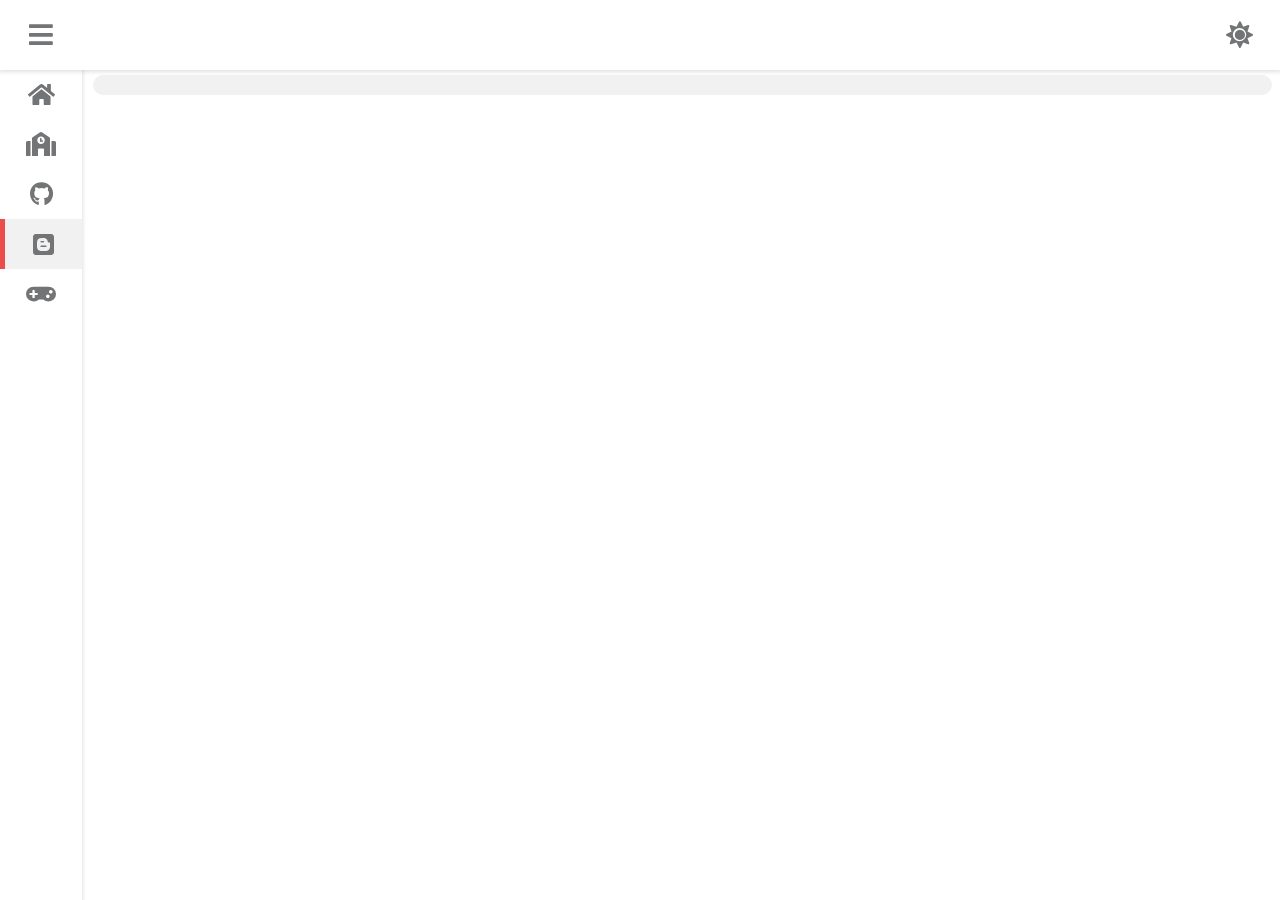
<file: blog.html>
<!DOCTYPE html>
<html lang="en">
<head>
    <meta charset="UTF-8">
    <meta http-equiv="X-UA-Compatible" content="IE=edge">
    <meta name="viewport" content="width=device-width, initial-scale=1.0">
    <link rel="stylesheet" type="text/css" href="fontawesome-free/css/all.min.css">
    <link rel="preconnect" href="https://fonts.googleapis.com">
    <link rel="preconnect" href="https://fonts.gstatic.com" crossorigin>
    <link href="https://fonts.googleapis.com/css2?family=Roboto:wght@500&display=swap" rel="stylesheet">
    <link rel="stylesheet" type="text/css" href="./css/AboutMe.css">
    <title>About Me</title>
</head>
<body class="overlay-scrollbar">
    <!--nav start-->
    <div class="navbar">
        <ul class="navbar-nav">
            <li class="navbar-item">
                <a href="#" class="navbar-link" onclick="sidebarOpen()">
                    <i class="fas fa-bars"></i>
                </a>
            </li>
        </ul>
        <div class="navbar-logo">

        </div>
        <ul class="navbar-nav">
            <li class="navbar-item">
                <a href="#" class="navbar-link" onclick="switchTheme()">
                    <i class="fas fa-sun light-icon"></i>
                    <i class="fas fa-moon dark-icon"></i>
                </a>
            </li>
        </ul>
    </div>
    <!--nav end-->
    <!--sidebar start-->
    <div class="sidebar">
        <ul class="sidebar-nav">
            <li class="sidebar-nav-item">
                <a href="./index.html" class="sidebar-nav-link">
                    <div>
                        <i class="fas fa-home"></i>
                    </div>
                    <span>
                        Home
                    </span>
                </a>
            </li>
            <li class="sidebar-nav-item">
                <a href="./school.html" class="sidebar-nav-link">
                    <div>
                        <i class="fas fa-school"></i>
                    </div>
                    <span>
                        School
                    </span>
                </a>
            </li>
            <li class="sidebar-nav-item">
                <a href="./github.html" class="sidebar-nav-link">
                    <div>
                        <i class="fab fa-github"></i>
                    </div>
                    <span>
                        GitHub
                    </span>
                </a>
            </li>
            <li class="sidebar-nav-item">
                <a href="./blog.html" class="sidebar-nav-link active">
                    <div>
                        <i class="fab fa-blogger"></i>
                    </div>
                    <span>
                        Blog
                    </span>
                </a>
            </li>
            <li class="sidebar-nav-item">
                <a href="./game.html" class="sidebar-nav-link">
                    <div>
                        <i class="fas fa-gamepad"></i>
                    </div>
                    <span>
                        Game
                    </span>
                </a>
            </li>
        </ul>
    </div>
    <!--sidebar end-->
    <!--content start-->
    <div class="wrapper">
        
    </div>
    <!--content end-->
    <script src="js/AboutMe.js"></script>
</body>
</html>
</file>
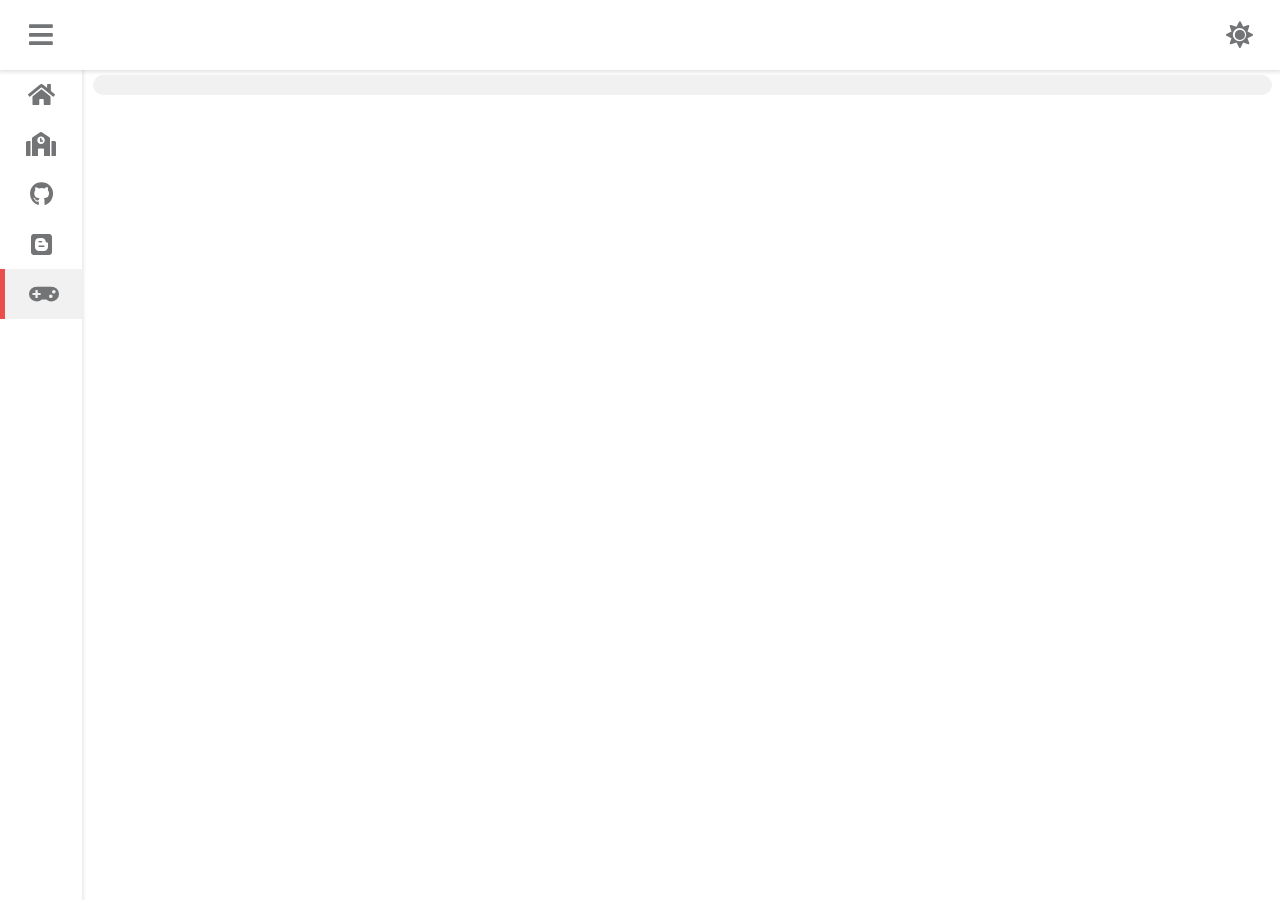
<file: game.html>
<!DOCTYPE html>
<html lang="en">
<head>
    <meta charset="UTF-8">
    <meta http-equiv="X-UA-Compatible" content="IE=edge">
    <meta name="viewport" content="width=device-width, initial-scale=1.0">
    <link rel="stylesheet" type="text/css" href="fontawesome-free/css/all.min.css">
    <link rel="preconnect" href="https://fonts.googleapis.com">
    <link rel="preconnect" href="https://fonts.gstatic.com" crossorigin>
    <link href="https://fonts.googleapis.com/css2?family=Roboto:wght@500&display=swap" rel="stylesheet">
    <link rel="stylesheet" type="text/css" href="./css/AboutMe.css">
    <title>About Me</title>
</head>
<body class="overlay-scrollbar">
    <!--nav start-->
    <div class="navbar">
        <ul class="navbar-nav">
            <li class="navbar-item">
                <a href="#" class="navbar-link" onclick="sidebarOpen()">
                    <i class="fas fa-bars"></i>
                </a>
            </li>
        </ul>
        <div class="navbar-logo">

        </div>
        <ul class="navbar-nav">
            <li class="navbar-item">
                <a href="#" class="navbar-link" onclick="switchTheme()">
                    <i class="fas fa-sun light-icon"></i>
                    <i class="fas fa-moon dark-icon"></i>
                </a>
            </li>
        </ul>
    </div>
    <!--nav end-->
    <!--sidebar start-->
    <div class="sidebar">
        <ul class="sidebar-nav">
            <li class="sidebar-nav-item">
                <a href="./index.html" class="sidebar-nav-link">
                    <div>
                        <i class="fas fa-home"></i>
                    </div>
                    <span>
                        Home
                    </span>
                </a>
            </li>
            <li class="sidebar-nav-item">
                <a href="./school.html" class="sidebar-nav-link">
                    <div>
                        <i class="fas fa-school"></i>
                    </div>
                    <span>
                        School
                    </span>
                </a>
            </li>
            <li class="sidebar-nav-item">
                <a href="./github.html" class="sidebar-nav-link">
                    <div>
                        <i class="fab fa-github"></i>
                    </div>
                    <span>
                        GitHub
                    </span>
                </a>
            </li>
            <li class="sidebar-nav-item">
                <a href="./blog.html" class="sidebar-nav-link">
                    <div>
                        <i class="fab fa-blogger"></i>
                    </div>
                    <span>
                        Blog
                    </span>
                </a>
            </li>
            <li class="sidebar-nav-item">
                <a href="./game.html" class="sidebar-nav-link active">
                    <div>
                        <i class="fas fa-gamepad"></i>
                    </div>
                    <span>
                        Game
                    </span>
                </a>
            </li>
        </ul>
    </div>
    <!--sidebar end-->
    <!--content start-->
    <div class="wrapper">
        
    </div>
    <!--content end-->
    <script src="js/AboutMe.js"></script>
</body>
</html>
</file>
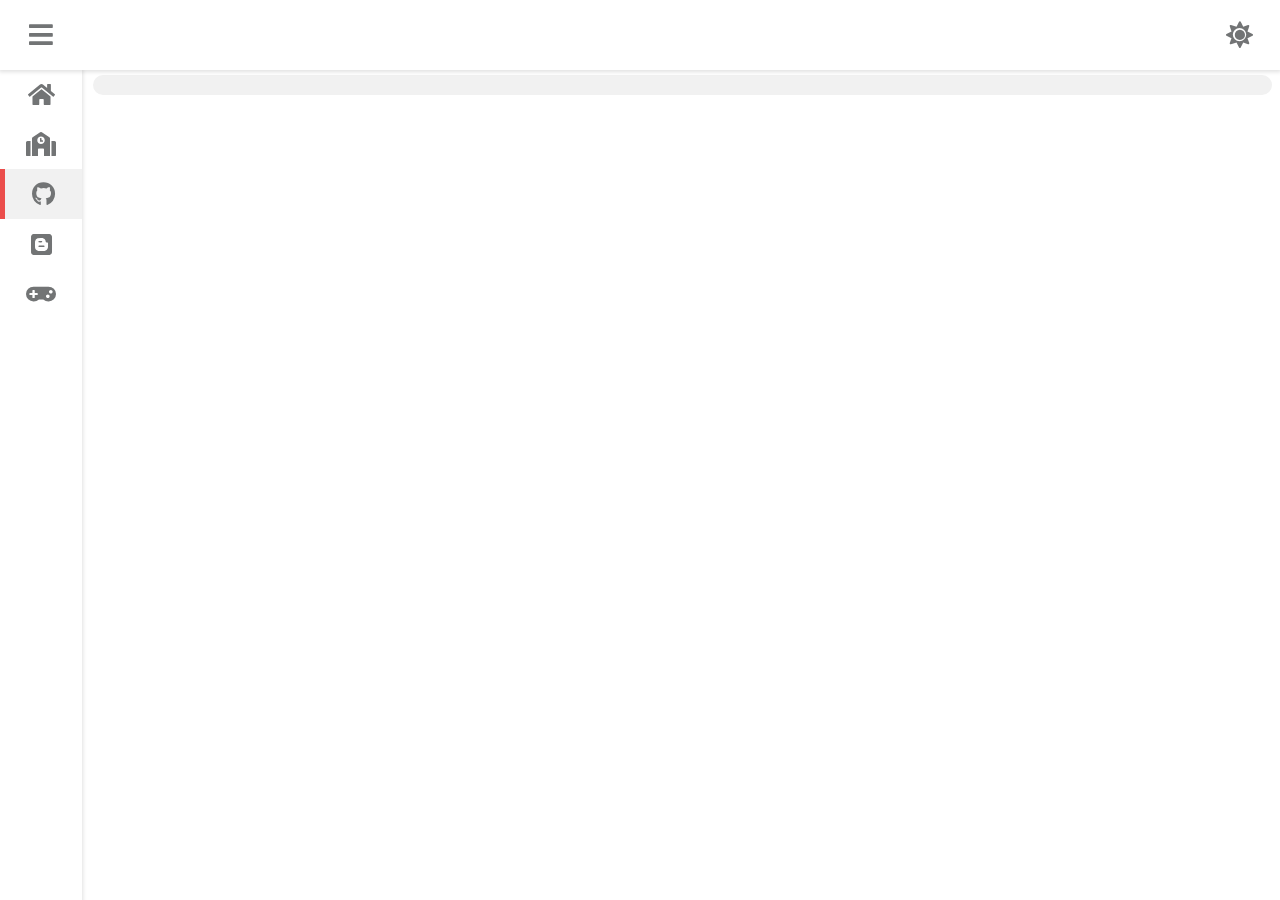
<file: github.html>
<!DOCTYPE html>
<html lang="en">
<head>
    <meta charset="UTF-8">
    <meta http-equiv="X-UA-Compatible" content="IE=edge">
    <meta name="viewport" content="width=device-width, initial-scale=1.0">
    <link rel="stylesheet" type="text/css" href="fontawesome-free/css/all.min.css">
    <link rel="preconnect" href="https://fonts.googleapis.com">
    <link rel="preconnect" href="https://fonts.gstatic.com" crossorigin>
    <link href="https://fonts.googleapis.com/css2?family=Roboto:wght@500&display=swap" rel="stylesheet">
    <link rel="stylesheet" type="text/css" href="./css/AboutMe.css">
    <title>About Me</title>
</head>
<body class="overlay-scrollbar">
    <!--nav start-->
    <div class="navbar">
        <ul class="navbar-nav">
            <li class="navbar-item">
                <a href="#" class="navbar-link" onclick="sidebarOpen()">
                    <i class="fas fa-bars"></i>
                </a>
            </li>
        </ul>
        <div class="navbar-logo">

        </div>
        <ul class="navbar-nav">
            <li class="navbar-item">
                <a href="#" class="navbar-link" onclick="switchTheme()">
                    <i class="fas fa-sun light-icon"></i>
                    <i class="fas fa-moon dark-icon"></i>
                </a>
            </li>
        </ul>
    </div>
    <!--nav end-->
    <!--sidebar start-->
    <div class="sidebar">
        <ul class="sidebar-nav">
            <li class="sidebar-nav-item">
                <a href="./index.html" class="sidebar-nav-link">
                    <div>
                        <i class="fas fa-home"></i>
                    </div>
                    <span>
                        Home
                    </span>
                </a>
            </li>
            <li class="sidebar-nav-item">
                <a href="./school.html" class="sidebar-nav-link">
                    <div>
                        <i class="fas fa-school"></i>
                    </div>
                    <span>
                        School
                    </span>
                </a>
            </li>
            <li class="sidebar-nav-item">
                <a href="./github.html" class="sidebar-nav-link active">
                    <div>
                        <i class="fab fa-github"></i>
                    </div>
                    <span>
                        GitHub
                    </span>
                </a>
            </li>
            <li class="sidebar-nav-item">
                <a href="./blog.html" class="sidebar-nav-link">
                    <div>
                        <i class="fab fa-blogger"></i>
                    </div>
                    <span>
                        Blog
                    </span>
                </a>
            </li>
            <li class="sidebar-nav-item">
                <a href="./game.html" class="sidebar-nav-link">
                    <div>
                        <i class="fas fa-gamepad"></i>
                    </div>
                    <span>
                        Game
                    </span>
                </a>
            </li>
        </ul>
    </div>
    <!--sidebar end-->
    <!--content start-->
    <div class="wrapper">
        
    </div>
    <!--content end-->
    <script src="js/AboutMe.js"></script>
</body>
</html>
</file>
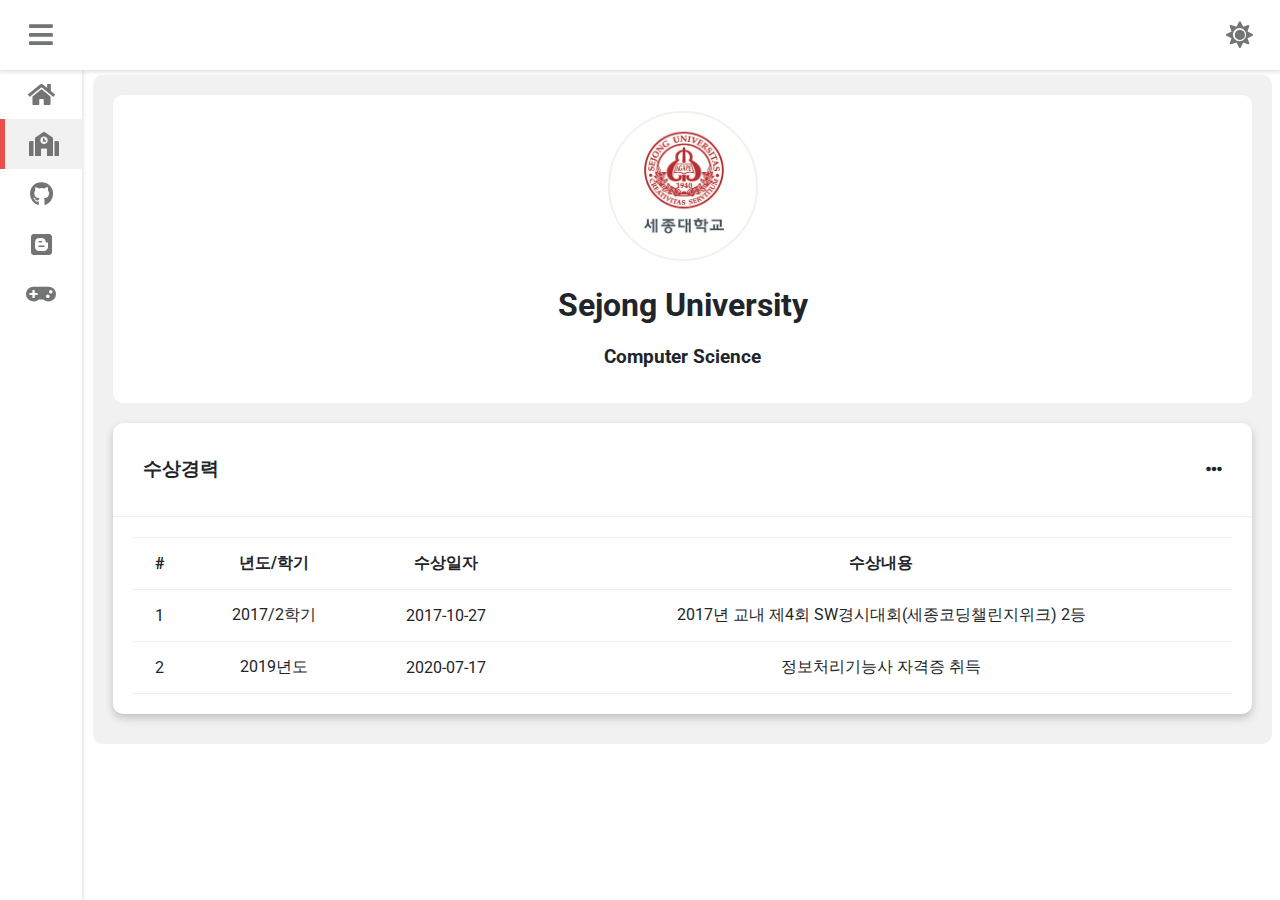
<file: school.html>
<!DOCTYPE html>
<html lang="en">

<head>
    <meta charset="UTF-8">
    <meta http-equiv="X-UA-Compatible" content="IE=edge">
    <meta name="viewport" content="width=device-width, initial-scale=1.0">
    <link rel="stylesheet" type="text/css" href="fontawesome-free/css/all.min.css">
    <link rel="preconnect" href="https://fonts.googleapis.com">
    <link rel="preconnect" href="https://fonts.gstatic.com" crossorigin>
    <link href="https://fonts.googleapis.com/css2?family=Roboto:wght@500&display=swap" rel="stylesheet">
    <link rel="stylesheet" type="text/css" href="./css/AboutMe.css">
    <title>About Me</title>
</head>

<body class="overlay-scrollbar">
    <!--nav start-->
    <div class="navbar">
        <ul class="navbar-nav">
            <li class="navbar-item">
                <a href="#" class="navbar-link" onclick="sidebarOpen()">
                    <i class="fas fa-bars"></i>
                </a>
            </li>
        </ul>
        <div class="navbar-logo">

        </div>
        <ul class="navbar-nav">
            <li class="navbar-item">
                <a href="#" class="navbar-link" onclick="switchTheme()">
                    <i class="fas fa-sun light-icon"></i>
                    <i class="fas fa-moon dark-icon"></i>
                </a>
            </li>
        </ul>
    </div>
    <!--nav end-->
    <!--sidebar start-->
    <div class="sidebar">
        <ul class="sidebar-nav">
            <li class="sidebar-nav-item">
                <a href="./index.html" class="sidebar-nav-link">
                    <div>
                        <i class="fas fa-home"></i>
                    </div>
                    <span>
                        Home
                    </span>
                </a>
            </li>
            <li class="sidebar-nav-item">
                <a href="./school.html" class="sidebar-nav-link active">
                    <div>
                        <i class="fas fa-school"></i>
                    </div>
                    <span>
                        School
                    </span>
                </a>
            </li>
            <li class="sidebar-nav-item">
                <a href="./github.html" class="sidebar-nav-link">
                    <div>
                        <i class="fab fa-github"></i>
                    </div>
                    <span>
                        GitHub
                    </span>
                </a>
            </li>
            <li class="sidebar-nav-item">
                <a href="./blog.html" class="sidebar-nav-link">
                    <div>
                        <i class="fab fa-blogger"></i>
                    </div>
                    <span>
                        Blog
                    </span>
                </a>
            </li>
            <li class="sidebar-nav-item">
                <a href="./game.html" class="sidebar-nav-link">
                    <div>
                        <i class="fas fa-gamepad"></i>
                    </div>
                    <span>
                        Game
                    </span>
                </a>
            </li>
        </ul>
    </div>
    <!--sidebar end-->
    <!--content start-->
    <div class="wrapper">
        <div class="row">
            <div class="col-xl-12 col-12 col-sm-12">
                <div class="profile">
                    <div class="avt">
                        <img src="./images/sejong-logo.png" alt="">
                    </div>
                    <div class="profile-info">
                        <h1>Sejong University</h1>
                        <h3>Computer Science</h2>
                    </div>
                </div>
            </div>
        </div>
        <div class="row">
            <div class="col-xl-12 col-12 col-sm-12">
                <div class="card">
                    <div class="card-header">
                        <h3>수상경력</h3>
                        <i class="fas fa-ellipsis-h"></i>
                    </div>
                    <div class="card-content">
                        <table>
                            <thead>
                                <tr>
                                <th>#</th>
                                <th>년도/학기</th>
                                <th>수상일자</th>
                                <th>수상내용</th>
                                </tr>
                            </thead>
                            <tbody>
                                <tr>
                                <td>1</td>
                                <td>2017/2학기</td>
                                <td>2017-10-27</td>
                                <td>2017년 교내 제4회 SW경시대회(세종코딩챌린지위크) 2등</td>
                                </tr>
                                <tr>
                                    <td>2</td>
                                    <td>2019년도</td>
                                    <td>2020-07-17</td>
                                    <td>정보처리기능사 자격증 취득</td>
                                    </tr>
                            </tbody>
                        </table>
                    </div>
                </div>
            </div>
        </div>
    </div>
    <!--content end-->
    <script src="js/AboutMe.js"></script>
</body>

</html>
</file>
<file: css/AboutMe.css>
:root{
    --primary-color:#4834d4;
    --success-color:#6ab04c;
    --warning-color:#f0932b;
    --danger-color:#eb4d4b;

    --light-color:#212529;
    --light-second-color:#727475;
    --light-background:#ffffff;
    --light-second-background:#f1f1f1;

    --dark-color:#909090;
    --dark-second-color:#f5f5f5;
    --dark-background:#23242d;
    --dark-second-background:#181818;
}

.light{
    --main-bg-color:var(--light-background);
    --second-bg-color:var(--light-second-background);
    --main-color:var(--light-color);
    --second-color:var(--light-second-color);
}

.dark{
    --main-bg-color:var(--dark-background);
    --second-bg-color:var(--dark-second-background);
    --main-color:var(--dark-color);
    --second-color:var(--dark-second-color);
}
.light .dark-icon,.dark .light-icon{
    display:none;
}

.bg-primary {
    background: var(--primary-color);
}

.bg-success {
    background: var(--success-color);
}

.bg-warning {
    background: var(--warning-color);
}

.bg-danger {
    background: var(--danger-color);
}

.bg-github{
    background:#22272e;
}
.bg-facebook{
    background:#0e8ff2;
}
.bg-blog{
    background:#e34f1f;
}
.bg-instagram{
    width:100%;
    background: #f09433; 
    background: -moz-linear-gradient(45deg, #f09433 0%, #e6683c 25%, #dc2743 50%, #cc2366 75%, #bc1888 100%); 
    background: -webkit-linear-gradient(45deg, #f09433 0%,#e6683c 25%,#dc2743 50%,#cc2366 75%,#bc1888 100%); 
    background: linear-gradient(45deg, #f09433 0%,#e6683c 25%,#dc2743 50%,#cc2366 75%,#bc1888 100%); 
    filter: progid:DXImageTransform.Microsoft.gradient( startColorstr='#f09433', endColorstr='#bc1888',GradientType=1 );
}

.overlay-scrollbar::-webkit-scrollbar{
    width:9px;
    height:9px;
    display:block;
}
.overlay-scrollbar::-webkit-scrollbar-thumb{
    background-color:rgba(0,0,0,0.4);
    border-radius:10rem;
    border:1px solid var(--main-bg-color);
}
.overlay-scrollbar::-webkit-scrollbar-track-piece:start{
    background:transparent;
}
.overlay-scrollbar::-webkit-scrollbar-track-piece:end{
    background:transparent;
}

*{
    box-sizing:border-box;
}
a{
    text-decoration: none;
    color:#fff;
}
body{
    font-family: "Roboto",sans-serif;
    background:var(--main-bg-color);
    color:var(--main-color);
}

.navbar{
    display:flex;
    flex-direction:row;
    justify-content: space-between;
    background:var(--main-bg-color);
    color:var(--main-color);
    position:fixed;
    left:0;
    right:0;
    top:0;
    z-index:100;
    box-shadow:rgba(0,0,0,0.12) 0px 1px 4px 1px;
}
.navbar-nav{
    list-style:none;
    display:flex;
    flex-direction: row;
    padding-left:0;
    margin-top:0;
    margin-bottom:0;
}
.navbar-link{
    float:left;
    position:relative;
    text-align: center;
    color:var(--second-color);
    font-size:17px;
    padding:21px 21px;
    width:82px;
}
.navbar-nav i{
    font-size:1.7rem;
}

.sidebar{
    position:fixed;
    left:0;
    top:69px;
    background: var(--main-bg-color);
    box-shadow: rgb(0 0 0 / 12%) 0px 1px 4px 1px;
    overflow:hidden;
    width:82px;
    height:100vh;
    z-index:1;
    transition:width 0.3s;
}
.sidebar:hover{
    width:250px;
}

.sidebar-nav{
    list-style:none;
    text-decoration:none;
    padding:0;
    margin:0;
    display:flex;
    flex-direction: column;
    align-items: center;
    height:100vh;
}
.sidebar-nav-item{
    width:100%;
}
.sidebar-nav-link{
    display:flex;
    flex-direction: row;
    align-items: center;
    color:var(--main-color);
}
.sidebar-nav-link div{
    min-width:82px;
    height:50px;
    position:relative;
}
.sidebar-nav-link i, .sidebar-nav-link svg{
    font-size:1.5rem;
    color:var(--second-color);
    position:absolute;
    left:50%;
    top:50%;
    transform:translate(-50%,-50%);
}
.sidebar-nav-link:hover{
    background:var(--second-bg-color);
}
.sidebar-nav-link.active{
    background:var(--second-bg-color);
    color:var(--danger-color);
}
.sidebar-nav-link.active div{
    border-left:5px solid var(--danger-color);
}

.sidebar-expand .sidebar{
    width:250px;
}
.sidebar-expand .wrapper{
    margin-left:250px;
}


.wrapper{
    border-radius:10px;
    padding:10px;
    background:var(--second-bg-color);
    margin-top:75px;
    margin-left:85px;
    transition:margin-left 0.3s;
}

.row{
    display:flex;
    flex-direction: row;
    flex-wrap:wrap;
    justify-content: center;
}
.row:after, .row:before{
    box-sizing:border-box;
}
.profile{
    display:flex;
    flex-direction: column;
    justify-content: center;
    width:100%;
    align-items: center;
    padding:16px;
    border-radius:10px;
    background:var(--main-bg-color);
}
.profile-info{
    text-align:center;
}
.avt img{
    width:150px;
    height:150px;
    border-radius: 50%;
    border:2px solid var(--second-bg-color);
}
.card{
    background:var(--main-bg-color);
    color:var(--main-color);
    border-radius:10px;
    margin-bottom:10px;
    box-shadow:rgba(0,0,0,0.2) 0px 4px 8px 0px;
}
.card-header{
    padding:15px 30px;
    border-bottom:1px solid var(--second-bg-color);
    position:relative;
}
.card-header i{
    color:var(--main-color);
    position:absolute;
    right:30px;
    top:50%;
    transform:translateY(-50%);
}
.card-content{
    padding:20px;
    overflow-x:auto;
}
.counter{
    padding:16px;
    text-align:center;
    color:#fff;
    border-radius: 10px;
    box-shadow:0 4px 8px 0 rgba(0,0,0,0.2);
}
.sns{
    border-radius:10px;
    padding:16px;
    display:flex;
    justify-content: center;
    font-size:30px;
    font-weight:300;
}

table{
    border-collapse: collapse;
    width:100%;
}

table th{
    border-top:1px solid var(--second-bg-color);
    border-bottom:1px solid var(--second-bg-color);
    padding:15px 12px;
    text-align:center;
}
table td{
    padding:15px 12px;
    text-align:center;
    border-bottom:1px solid var(--second-bg-color);
}

[class*="col-"] {
	padding: 10px;
}

@media only screen and (max-width:600px){
    .sidebar{
        width:0;
    }
    .wrapper{
        margin-left:0;
    }
    .sidebar-expand .wrapper{
        margin-left:0;
    }
    [class*="col-"] {
		width: 100%
	}
}

@media only screen and (min-width: 600px) {
	.col-sm-1 {width: 8.33%;}
	.col-sm-2 {width: 16.66%;}
	.col-sm-3 {width: 25%;}
	.col-sm-4 {width: 33.33%;}
	.col-sm-5 {width: 41.66%;}
	.col-sm-6 {width: 50%;}
	.col-sm-7 {width: 58.33%;}
	.col-sm-8 {width: 66.66%;}
	.col-sm-9 {width: 75%;}
	.col-sm-10 {width: 83.33%;}
	.col-sm-11 {width: 91.66%;}
	.col-sm-12 {width: 100%;}
}

/* Medium devices >= 768px */
@media only screen and (min-width: 768px) {
	.col-m-1 {width: 8.33%;}
	.col-m-2 {width: 16.66%;}
	.col-m-3 {width: 25%;}
	.col-m-4 {width: 33.33%;}
	.col-m-5 {width: 41.66%;}
	.col-m-6 {width: 50%;}
	.col-m-7 {width: 58.33%;}
	.col-m-8 {width: 66.66%;}
	.col-m-9 {width: 75%;}
	.col-m-10 {width: 83.33%;}
	.col-m-11 {width: 91.66%;}
	.col-m-12 {width: 100%;}
}

/* laptops/desktops >= 992px */
@media only screen and (min-width: 992px) {
	.col-1 {width: 8.33%;}
	.col-2 {width: 16.66%;}
	.col-3 {width: 25%;}
	.col-4 {width: 33.33%;}
	.col-5 {width: 41.66%;}
	.col-6 {width: 50%;}
	.col-7 {width: 58.33%;}
	.col-8 {width: 66.66%;}
	.col-9 {width: 75%;}
	.col-10 {width: 83.33%;}
	.col-11 {width: 91.66%;}
	.col-12 {width: 100%;}
}

/* large laptops and desktops >= 1200px */
@media only screen and (min-width: 1200px) {
	.col-xl-1 {width: 8.33%;}
	.col-xl-2 {width: 16.66%;}
	.col-xl-3 {width: 25%;}
	.col-xl-4 {width: 33.33%;}
	.col-xl-5 {width: 41.66%;}
	.col-xl-6 {width: 50%;}
	.col-xl-7 {width: 58.33%;}
	.col-xl-8 {width: 66.66%;}
	.col-xl-9 {width: 75%;}
	.col-xl-10 {width: 83.33%;}
	.col-xl-11 {width: 91.66%;}
	.col-xl-12 {width: 100%;}
}
</file>
